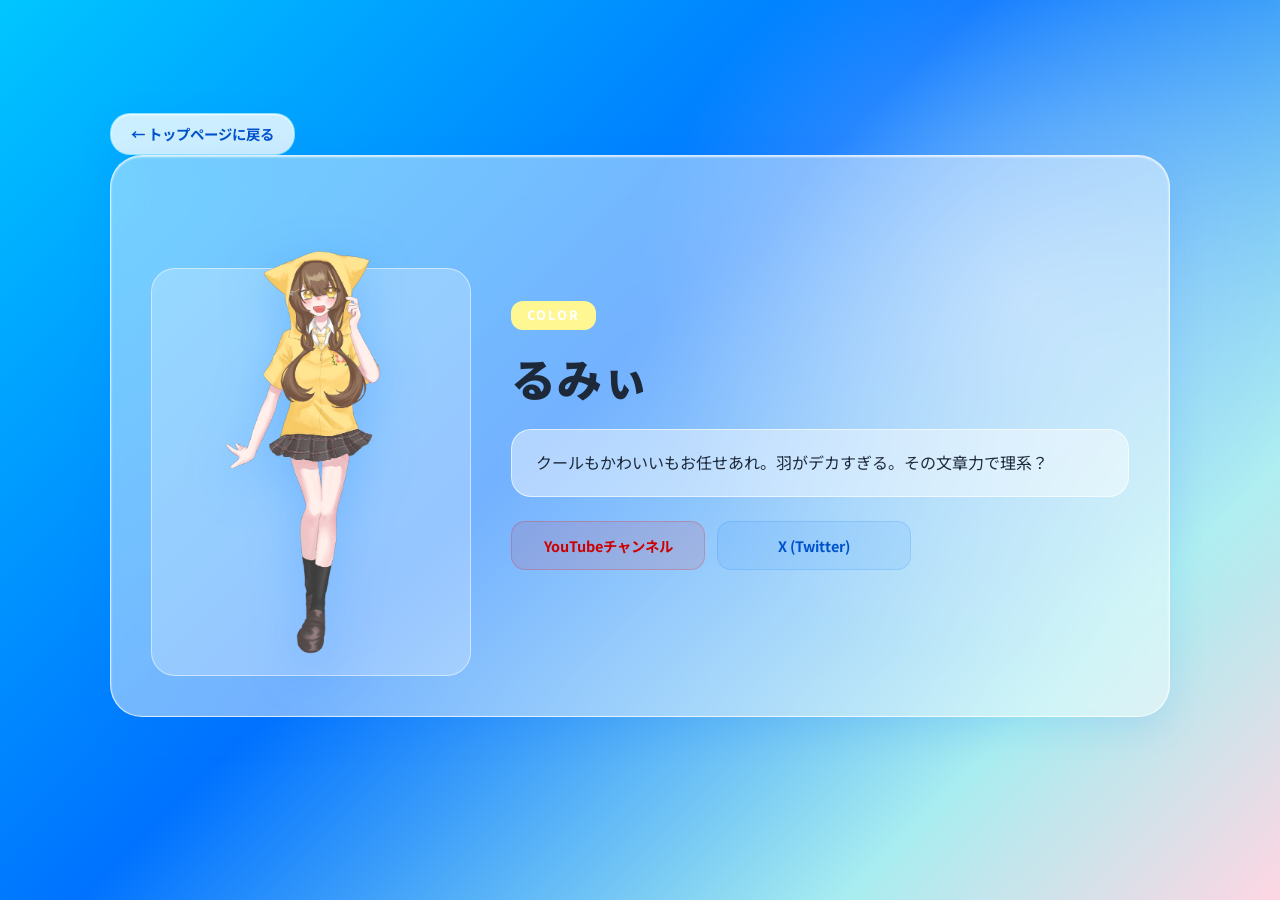
<file: profile.html>
<!DOCTYPE html>
<html lang="ja">
<head>
    <meta charset="UTF-8">
    <meta name="viewport" content="width=device-width, initial-scale=1.0">
    <title>メンバープロフィール - アオハル8月スタンプラリー</title>
    <link href="https://fonts.googleapis.com/css2?family=Noto+Sans+JP:wght@300;400;700&display=swap" rel="stylesheet">
    <link rel="stylesheet" href="css/style.css">
</head>
<body>

    <div class="sky-background"></div>

    <main class="profile-single-container">
        
        <div class="profile-header-actions">
            <a href="index.html" class="btn-back">← トップページに戻る</a>
        </div>

        <div class="profile-single-card glass-panel" id="profile-card-container">
            
            <div class="profile-left-stage">
                <div class="profile-standalone-image-wrapper">
                    <img id="js-member-img" src="" alt="メンバー立ち絵" class="single-member-img">
                </div>
            </div>

            <div class="profile-right-info">
                <div id="js-member-color-badge" class="single-color-badge">COLOR</div>
                <h1 id="js-member-name" class="single-member-name">Loading...</h1>
                
                <div class="intro-box">
                    <p id="js-member-intro" class="single-member-intro">
                        読み込み中...
                    </p>
                </div>

                <div class="single-profile-links">
                    <a id="js-yt-link" href="#" target="_blank" class="link-item yt-link">YouTubeチャンネル</a>
                    <a id="js-sns-link" href="#" target="_blank" class="link-item sns-link">X (Twitter)</a>
                </div>
            </div>

        </div>
    </main>

    <script>
        // 擬似的なデータ（将来は profiles.json から読み込みます）
        const memberData = {
            rmi: { name: "るみぃ", color: "#fef792", img: "images/AoharuRMI.png", intro: "クールもかわいいもお任せあれ。羽がデカすぎる。その文章力で理系？", yt: "https://youtube.com/...", sns: "https://x.com/..." },
            sno: { name: "しの*", color: "#ffc8ca", img: "images/AoharuSNO.png", intro: "アオハル実行委員会のリーダー。明るくて元気いっぱいでかわいい。", yt: "https://youtube.com/...", sns: "https://x.com/..." },
            jan: { name: "じゃんきー。", color: "#e94c37", img: "images/AoharuJAN.png", intro: "企画を作るのが大好きなエンターテイナー。ラップとかもしてる。", yt: "https://youtube.com/...", sns: "https://x.com/..." },
            nns: { name: "名無し学生", color: "#6dacc9", img: "images/AoharuNNS.png", intro: "アオハル実行委員会でのMIXを全て担当している。←意味がわからない。", yt: "https://youtube.com/...", sns: "https://x.com/..." }
        };

        // URLパラメータ（?member=rmi など）を取得
        const urlParams = new URLSearchParams(window.location.search);
        const memberKey = urlParams.get('member') || 'rmi'; // 指定がない場合はRMIをデフォルトに

        // 該当メンバーのデータを画面に反映
        const member = memberData[memberKey];
        if (member) {
            document.getElementById('js-member-name').innerText = member.name;
            document.getElementById('js-member-img').src = member.img;
            document.getElementById('js-member-img').alt = member.name;
            document.getElementById('js-member-intro').innerText = member.intro;
            document.getElementById('js-yt-link').href = member.yt;
            document.getElementById('js-sns-link').href = member.sns;
            
            // 担当色バッジの背景色を動的に変更
            const badge = document.getElementById('js-member-color-badge');
            badge.style.backgroundColor = member.color;
        }
    </script>
</body>
</html>
</file>
<file: css/style.css>
/* ==========================================================================
   1. 共通変数定義・CSSリセット (Youthful & Summer Sky Theme)
   ========================================================================== */
:root {
  /* 青・夏空テーマカラー */
  --color-primary-blue: #007aff;
  --color-deep-blue: #0052cc;
  --color-sky-cyan: #00c6ff;
  --color-aqua: #0072ff;
  --color-sea-breeze: #38ef7d;
  --color-sunshine: #ffb347; /* 差し色の夏の日差しカラー */
  --color-text-main: #1d2939;
  --color-text-sub: #475467;

  /* 青空グラデーション（澄んだ青空〜爽やかなエモい夏空） */
  --color-bg-sky: linear-gradient(135deg, #00c6ff 0%, #0072ff 45%, #a8edf0 80%, #fed6e3 100%);
  
  /* 透明感あふれるガラスUI (Blue-Tinted Glass) */
  --glass-bg: rgba(255, 255, 255, 0.45);
  --glass-border: rgba(255, 255, 255, 0.7);
  --glass-shadow: 0 12px 36px 0 rgba(0, 114, 255, 0.12), inset 0 1px 2px rgba(255, 255, 255, 0.8);
  --glass-blur: blur(16px);

  /* レイアウト変数 */
  --header-height: 70px;
}

/* 全体リセットと基本スタイル */
*, *::before, *::after {
  margin: 0;
  padding: 0;
  box-sizing: border-box;
  -webkit-tap-highlight-color: transparent;
}

html {
  scroll-behavior: smooth;
}

body {
  font-family: 'Noto Sans JP', -apple-system, BlinkMacSystemFont, "Segoe UI", Roboto, sans-serif;
  color: var(--color-text-main);
  overflow-x: hidden;
  min-height: 100vh;
  min-height: -webkit-fill-available;
  line-height: 1.6;
}

/* ==========================================================================
   2. エフェクト & アニメーション定義
   ========================================================================== */

/* 揺れる海風のフロートアニメーション */
@keyframes breezeFloat {
  0%, 100% { transform: translateY(0px) rotate(0deg); }
  50% { transform: translateY(-8px) rotate(0.5deg); }
}

/* スタンプ飛び出し */
@keyframes stampBounce {
  0% { transform: scale(0) rotate(-20deg); opacity: 0; }
  70% { transform: scale(1.15) rotate(5deg); opacity: 1; }
  100% { transform: scale(1) rotate(0deg); opacity: 1; }
}

/* キラッと光るシャインエフェクト */
@keyframes summerShine {
  0% { background-position: -200% 0; }
  100% { background-position: 200% 0; }
}

/* パルス発光（青い水面のような揺らめき） */
@keyframes pulseGlow {
  0%, 100% { box-shadow: 0 0 15px rgba(0, 198, 255, 0.3); }
  50% { box-shadow: 0 0 25px rgba(0, 198, 255, 0.6); }
}

.shine-effect {
  background: linear-gradient(120deg, transparent 0%, rgba(255, 255, 255, 0.8) 50%, transparent 100%);
  background-size: 200% 100%;
  animation: summerShine 1.5s infinite linear;
}

/* ==========================================================================
   3. 背景とガラスパネル共通コンポーネント
   ========================================================================== */

/* 澄み渡る夏空背景（光のフレアを追加） */
.sky-background {
  position: fixed;
  top: 0;
  left: 0;
  width: 100vw;
  height: 100vh;
  background: var(--color-bg-sky);
  z-index: -2;
}

/* 入日・水面の光を演出するオーラプレイス */
.sky-background::after {
  content: '';
  position: absolute;
  top: -10%;
  right: -10%;
  width: 60vw;
  height: 60vw;
  background: radial-gradient(circle, rgba(255,255,255,0.4) 0%, rgba(0,198,255,0) 70%);
  pointer-events: none;
}

/* 青い反射光を持たせたガラスパネル */
.glass-panel {
  background: var(--glass-bg);
  backdrop-filter: var(--glass-blur);
  -webkit-backdrop-filter: var(--glass-blur);
  border: 1px solid var(--glass-border);
  border-radius: 20px;
  box-shadow: var(--glass-shadow);
}

.header-glass {
  background: rgba(255, 255, 255, 0.4);
  backdrop-filter: blur(14px);
  -webkit-backdrop-filter: blur(14px);
  border-bottom: 1px solid rgba(255, 255, 255, 0.6);
}

/* ボタンデザイン（夏らしいエネルギッシュな青） */
.btn-login {
  display: inline-flex;
  align-items: center;
  justify-content: center;
  gap: 8px;
  background: rgba(255, 255, 255, 0.9);
  border: 1px solid rgba(0, 114, 255, 0.2);
  color: var(--color-text-main);
  padding: 8px 18px;
  border-radius: 20px;
  cursor: pointer;
  font-weight: bold;
  font-size: 0.85rem;
  transition: all 0.25s ease;
  box-shadow: 0 4px 12px rgba(0, 114, 255, 0.08);
  user-select: none;
}

.btn-primary {
  display: inline-block;
  background: linear-gradient(135deg, var(--color-sky-cyan), var(--color-aqua));
  color: white;
  text-decoration: none;
  padding: 12px 32px;
  border-radius: 30px;
  font-weight: 800;
  text-align: center;
  letter-spacing: 0.05em;
  box-shadow: 0 6px 20px rgba(0, 114, 255, 0.35);
  transition: all 0.3s cubic-bezier(0.16, 1, 0.3, 1);
  user-select: none;
}

/* ==========================================================================
   4. ヘッダー & ヒーローセクション
   ========================================================================== */
.global-header {
  position: fixed;
  top: 0;
  left: 0;
  width: 100%;
  height: var(--header-height);
  display: flex;
  justify-content: space-between;
  align-items: center;
  padding: 0 32px;
  z-index: 100;
  padding-left: max(16px, env(safe-area-inset-left));
  padding-right: max(16px, env(safe-area-inset-right));
}

.header-logo {
  font-size: 1.25rem;
  font-weight: 900;
  color: var(--color-deep-blue);
  letter-spacing: 1.5px;
  text-decoration: none;
  text-shadow: 0 2px 10px rgba(255, 255, 255, 0.8);
}

.main-container {
  padding-top: var(--header-height);
  width: 100%;
  min-height: 100vh;
}

.hero-section {
  display: flex;
  align-items: flex-end;
  justify-content: center;
  width: 100%;
  max-width: 1600px;
  margin: 0 auto;
  min-height: calc(100vh - var(--header-height));
  padding: 20px 20px 40px 20px;
  position: relative;
  gap: 15px;
}

.member-wrapper {
  flex: 1;
  max-width: 280px;
  position: relative;
  cursor: pointer;
  transition: transform 0.4s cubic-bezier(0.16, 1, 0.3, 1);
  z-index: 2;
  animation: breezeFloat 6s infinite ease-in-out;
}

.member-wrapper:nth-child(2n) {
  animation-delay: -3s;
}

.position-low { transform: translateY(40px); }
.position-high { transform: translateY(-20px); }

.stand-image-container {
  width: 100%;
  height: 600px;
  position: relative;
  display: flex;
  align-items: flex-end;
  justify-content: center;
}

.member-img {
  width: 100%;
  height: 100%;
  object-fit: contain;
  bottom: 0;
  position: absolute;
  filter: drop-shadow(0 12px 20px rgba(0, 114, 255, 0.2));
  transition: filter 0.3s ease, transform 0.3s ease;
}

.stand-image-container::before {
  content: '';
  position: absolute;
  bottom: 0;
  width: 90%;
  height: 85%;
  background: linear-gradient(180deg, rgba(255,255,255,0.4) 0%, rgba(200,235,255,0.2) 100%);
  border-radius: 28px;
  z-index: -1;
  backdrop-filter: blur(8px);
  border: 1.5px solid rgba(255, 255, 255, 0.6);
  box-shadow: 0 8px 24px rgba(0, 114, 255, 0.08);
}

.member-name-tag {
  position: absolute;
  bottom: 20px;
  z-index: 5;
  background: rgba(255, 255, 255, 0.9);
  backdrop-filter: blur(8px);
  color: var(--color-deep-blue);
  border: 1px solid rgba(0, 198, 255, 0.4);
  padding: 6px 22px;
  border-radius: 20px;
  font-weight: 800;
  font-size: 0.95rem;
  box-shadow: 0 4px 15px rgba(0, 114, 255, 0.15);
  white-space: nowrap;
}

.center-content-card {
  flex: 1.5;
  max-width: 450px;
  padding: 40px 30px;
  text-align: center;
  align-self: center;
  z-index: 3;
  margin-bottom: 40px;
}

.group-title {
  font-size: clamp(1.5rem, 4vw, 2rem);
  font-weight: 900;
  margin-bottom: 12px;
  background: linear-gradient(135deg, var(--color-deep-blue), var(--color-sky-cyan));
  -webkit-background-clip: text;
  -webkit-text-fill-color: transparent;
  letter-spacing: 2px;
}

.catch-copy {
  font-size: clamp(0.95rem, 3vw, 1.15rem);
  font-weight: bold;
  color: var(--color-text-main);
  margin-bottom: 20px;
}

.divider {
  width: 60px;
  height: 4px;
  background: linear-gradient(90deg, var(--color-sky-cyan), var(--color-sea-breeze));
  margin: 0 auto 20px auto;
  border-radius: 2px;
}

.description {
  font-size: 0.95rem;
  line-height: 1.8;
  color: var(--color-text-sub);
  margin-bottom: 30px;
}

/* ==========================================================================
   5. スタンプカード専用スタイル
   ========================================================================== */
.stamp-section {
  padding: 80px 20px;
  display: flex;
  flex-direction: column;
  align-items: center;
  background: rgba(255, 255, 255, 0.25);
  backdrop-filter: blur(12px);
  -webkit-backdrop-filter: blur(12px);
  border-top: 1px solid rgba(255, 255, 255, 0.5);
}

.section-title-area {
  text-align: center;
  margin-bottom: 40px;
}

.section-title {
  font-size: clamp(1.6rem, 5vw, 2.4rem);
  color: var(--color-deep-blue);
  letter-spacing: 2px;
  font-weight: 900;
  text-shadow: 0 2px 10px rgba(255,255,255,0.8);
}

.section-subtitle {
  font-size: 0.95rem;
  color: var(--color-text-sub);
  margin-top: 5px;
  font-weight: 600;
}

.cards-container {
  width: 100%;
  max-width: 1200px;
  display: flex;
  flex-direction: column;
  gap: 40px;
}

.stamp-card-wrapper {
  width: 100%;
  background: rgba(255, 255, 255, 0.55);
  border: 1.5px solid rgba(255, 255, 255, 0.8);
  border-radius: 28px;
  padding: 24px;
  box-shadow: 0 20px 50px rgba(0, 114, 255, 0.08);
}

.stamp-card-inner {
  width: 100%;
  position: relative;
  aspect-ratio: 1920 / 1080;
  background: #dbeafe;
  border-radius: 18px;
  overflow: hidden;
  box-shadow: inset 0 0 20px rgba(0, 114, 255, 0.08);
}

.card-bg-img {
  width: 100%;
  height: 100%;
  object-fit: cover;
  display: block;
}

.stamp-slot {
  position: absolute;
  width: 18%;
  aspect-ratio: 1 / 1;
  transform: translate(-50%, -50%);
  display: flex;
  flex-direction: column;
  align-items: center;
  justify-content: center;
  z-index: 10;
}

.date-badge {
  position: absolute;
  top: -10px;
  background: rgba(255, 255, 255, 0.95);
  backdrop-filter: blur(4px);
  border: 1px solid rgba(0, 198, 255, 0.3);
  padding: 3px 12px;
  border-radius: 12px;
  font-size: clamp(0.65rem, 1.8vw, 0.85rem);
  font-weight: 800;
  color: var(--color-deep-blue);
  pointer-events: none;
  white-space: nowrap;
  box-shadow: 0 2px 8px rgba(0,114,255,0.1);
  z-index: 12;
}

.stamp-trigger {
  width: 100%;
  height: 100%;
  cursor: pointer;
  display: flex;
  align-items: center;
  justify-content: center;
  transition: transform 0.25s cubic-bezier(0.175, 0.885, 0.32, 1.275);
}

.stamp-icon {
  width: 100%;
  height: 100%;
  object-fit: contain;
  opacity: 0;
  transform: scale(0.5);
  transition: all 0.5s cubic-bezier(0.175, 0.885, 0.32, 1.275);
}

.stamp-icon.active {
  opacity: 1;
  transform: scale(1);
  animation: stampBounce 0.6s cubic-bezier(0.175, 0.885, 0.32, 1.275) both;
}

.stamp-placeholder {
  width: 85%;
  height: 85%;
  border: 2px dashed rgba(0, 114, 255, 0.4);
  border-radius: 50%;
  background: rgba(255, 255, 255, 0.4);
  transition: all 0.3s ease;
  animation: pulseGlow 3s infinite;
}

.card-footer-info {
  text-align: right;
  margin-top: 12px;
  font-size: 0.85rem;
  color: var(--color-text-sub);
  font-weight: bold;
  letter-spacing: 1px;
}

/* ==========================================================================
   6. モーダルダイアログ（Popups）スタイル
   ========================================================================== */
.modal-overlay {
  position: fixed;
  top: 0;
  left: 0;
  width: 100vw;
  height: 100vh;
  background: rgba(10, 30, 60, 0.45);
  backdrop-filter: blur(10px);
  -webkit-backdrop-filter: blur(10px);
  z-index: 2000;
  display: flex;
  align-items: center;
  justify-content: center;
  padding: 16px;
  opacity: 0;
  pointer-events: none;
  transition: opacity 0.35s ease;
}

.modal-overlay.active,
.modal-overlay.is-open {
  opacity: 1;
  pointer-events: auto;
}

.modal-content,
.glass-modal {
  width: 100%;
  max-width: 440px;
  max-height: 90vh;
  overflow-y: auto;
  background: rgba(255, 255, 255, 0.85);
  backdrop-filter: blur(20px);
  -webkit-backdrop-filter: blur(20px);
  border: 1.5px solid rgba(255, 255, 255, 0.9);
  border-radius: 28px;
  padding: 32px 24px;
  position: relative;
  text-align: center;
  box-shadow: 0 25px 60px rgba(0, 70, 180, 0.25);
  transform: translateY(20px) scale(0.95);
  transition: transform 0.35s cubic-bezier(0.16, 1, 0.3, 1);
  -webkit-overflow-scrolling: touch;
}

.modal-overlay.active .modal-content,
.modal-overlay.is-open .glass-modal {
  transform: translateY(0) scale(1);
}

.modal-close-btn {
  position: absolute;
  top: 16px;
  right: 16px;
  background: rgba(0, 114, 255, 0.08);
  border: none;
  width: 36px;
  height: 36px;
  border-radius: 50%;
  font-size: 1.4rem;
  line-height: 1;
  color: var(--color-deep-blue);
  cursor: pointer;
  display: flex;
  align-items: center;
  justify-content: center;
  transition: all 0.2s;
}

.modal-close-btn:hover {
  background: var(--color-primary-blue);
  color: white;
  transform: rotate(90deg);
}

.modal-date-tag,
.modal-date-badge {
  display: inline-block;
  background: rgba(0, 198, 255, 0.15);
  color: var(--color-deep-blue);
  padding: 4px 16px;
  border-radius: 14px;
  font-size: 0.85rem;
  font-weight: 800;
  margin-bottom: 12px;
}

.modal-status-title {
  font-size: 1.35rem;
  font-weight: 800;
  margin-bottom: 16px;
  letter-spacing: 0.05em;
}

.modal-status-title.status-active {
  color: #00a896;
  text-shadow: 0 0 12px rgba(0, 200, 180, 0.3);
}

.modal-status-title.status-archive {
  color: var(--color-text-sub);
}

.modal-stream-card {
  background: rgba(255, 255, 255, 0.6);
  border: 1px solid rgba(0, 198, 255, 0.2);
  border-radius: 16px;
  padding: 12px;
  margin-bottom: 16px;
  text-align: left;
}

.stream-thumb {
  width: 100%;
  height: auto;
  border-radius: 10px;
  object-fit: cover;
  margin-bottom: 8px;
}

.stream-title {
  font-size: 0.85rem;
  font-weight: bold;
  color: var(--color-text-main);
  margin-bottom: 8px;
}

.modal-stamp-display {
  background: radial-gradient(circle, rgba(255, 255, 255, 0.9) 0%, rgba(210, 240, 255, 0.6) 100%);
  border-radius: 50%;
  width: 120px;
  height: 120px;
  margin: 0 auto 16px;
  display: flex;
  justify-content: center;
  align-items: center;
  box-shadow: inset 0 4px 10px rgba(0,114,255,0.08), 0 8px 20px rgba(0,114,255,0.12);
  border: 2px solid rgba(255, 255, 255, 0.8);
}

.modal-stamp-display img {
  width: 90px;
  height: 90px;
  object-fit: contain;
  animation: stampBounce 0.6s cubic-bezier(0.175, 0.885, 0.32, 1.275) both;
}

.btn-voice,
.btn-voice-play {
  width: 100%;
  background: linear-gradient(135deg, var(--color-sky-cyan), var(--color-primary-blue));
  color: #ffffff;
  border: none;
  padding: 12px 24px;
  font-size: 0.9rem;
  font-weight: 800;
  border-radius: 30px;
  cursor: pointer;
  box-shadow: 0 6px 20px rgba(0, 114, 255, 0.3);
  display: inline-flex;
  align-items: center;
  justify-content: center;
  gap: 8px;
  transition: all 0.25s ease;
}

.btn-stream-link {
  display: inline-flex;
  align-items: center;
  justify-content: center;
  width: 100%;
  background: #ff0055;
  color: white;
  text-decoration: none;
  padding: 10px 16px;
  font-size: 0.85rem;
  font-weight: 800;
  border-radius: 20px;
  box-shadow: 0 4px 12px rgba(255, 0, 85, 0.25);
  transition: all 0.2s ease;
}

/* ==========================================================================
   7. プロフィール専用ページスタイル
   ========================================================================== */
.profile-single-container {
  width: 100%;
  max-width: 1100px;
  margin: 0 auto;
  padding: 40px 20px;
  min-height: calc(100vh - var(--header-height));
  display: flex;
  flex-direction: column;
  justify-content: center;
}

.btn-back {
  display: inline-flex;
  align-items: center;
  gap: 6px;
  color: var(--color-deep-blue);
  text-decoration: none;
  font-weight: bold;
  font-size: 0.9rem;
  padding: 8px 20px;
  background: rgba(255, 255, 255, 0.8);
  border: 1px solid rgba(0, 198, 255, 0.3);
  border-radius: 20px;
  transition: all 0.2s ease;
  box-shadow: var(--glass-shadow);
}

.profile-single-card {
  display: flex;
  width: 100%;
  min-height: 480px;
  border-radius: 32px;
  padding: 40px;
  gap: 40px;
  align-items: stretch;
}

.profile-left-stage {
  flex: 0 0 35%;
  max-width: 320px;
  display: flex;
  align-items: flex-end;
  justify-content: center;
  position: relative;
}

.profile-standalone-image-wrapper {
  width: 100%;
  height: 100%;
  min-height: 400px;
  position: relative;
  display: flex;
  align-items: flex-end;
  justify-content: center;
}

.profile-standalone-image-wrapper::before {
  content: '';
  position: absolute;
  bottom: 0;
  width: 100%;
  height: 85%;
  background: rgba(255, 255, 255, 0.25);
  border-radius: 24px;
  z-index: 1;
  border: 1.5px solid rgba(255, 255, 255, 0.5);
}

.single-member-img {
  width: 100%;
  height: 100%;
  max-height: 480px;
  object-fit: contain;
  z-index: 2;
  filter: drop-shadow(0 15px 25px rgba(0, 114, 255, 0.25));
}

.profile-right-info {
  flex: 1;
  display: flex;
  flex-direction: column;
  align-items: flex-start;
  justify-content: center;
}

.single-color-badge {
  font-size: 0.8rem;
  font-weight: 800;
  color: white;
  padding: 4px 16px;
  border-radius: 12px;
  margin-bottom: 12px;
  letter-spacing: 2px;
  background: var(--color-primary-blue);
}

.single-member-name {
  font-size: clamp(2rem, 5vw, 2.8rem);
  font-weight: 900;
  color: var(--color-text-main);
  margin-bottom: 16px;
  letter-spacing: 1px;
}

.intro-box {
  width: 100%;
  background: rgba(255, 255, 255, 0.45);
  border: 1px solid rgba(255, 255, 255, 0.6);
  padding: 20px 24px;
  border-radius: 20px;
  margin-bottom: 24px;
}

.single-profile-links {
  display: flex;
  gap: 12px;
  width: 100%;
  max-width: 400px;
}

.single-profile-links .link-item {
  flex: 1;
  text-align: center;
  text-decoration: none;
  font-size: 0.9rem;
  font-weight: bold;
  padding: 12px;
  border-radius: 14px;
  transition: all 0.2s ease;
}

.yt-link {
  background: rgba(255, 0, 0, 0.1);
  color: #cc0000;
  border: 1px solid rgba(255, 0, 0, 0.2);
}

.sns-link {
  background: rgba(0, 114, 255, 0.08);
  color: var(--color-deep-blue);
  border: 1px solid rgba(0, 114, 255, 0.15);
}

/* ==========================================================================
   8. ホバーインタラクション (PC向け)
   ========================================================================== */
@media (hover: hover) {
  .btn-login:hover {
    transform: translateY(-2px);
    box-shadow: 0 6px 15px rgba(0, 114, 255, 0.15);
    background: white;
  }
  .btn-primary:hover {
    transform: translateY(-3px) scale(1.02);
    box-shadow: 0 10px 25px rgba(0, 114, 255, 0.45);
  }
  .member-wrapper:hover {
    transform: translateY(-12px) scale(1.03);
    animation-play-state: paused;
  }
  .member-wrapper:hover .member-img {
    filter: drop-shadow(0 18px 30px rgba(0, 198, 255, 0.5));
  }
  .stamp-trigger:hover {
    transform: scale(1.1);
  }
  .stamp-trigger:hover .stamp-placeholder {
    background: rgba(0, 198, 255, 0.2);
    border-color: var(--color-primary-blue);
    box-shadow: 0 0 20px rgba(0, 198, 255, 0.4);
  }
  .btn-voice:hover,
  .btn-voice-play:hover {
    transform: translateY(-2px);
    box-shadow: 0 8px 25px rgba(0, 114, 255, 0.45);
    background: linear-gradient(135deg, var(--color-primary-blue), var(--color-deep-blue));
  }
  .btn-stream-link:hover {
    background: #e6004c;
    transform: translateY(-2px);
  }
  .btn-back:hover {
    background: var(--color-primary-blue);
    color: white;
    transform: translateX(-4px);
  }
  .yt-link:hover {
    background: #cc0000;
    color: white;
    transform: translateY(-2px);
  }
  .sns-link:hover {
    background: var(--color-deep-blue);
    color: white;
    transform: translateY(-2px);
  }
}

/* ==========================================================================
   9. レスポンシブ最適化 (モバイル & タブレット)
   ========================================================================== */

/* --- タブレット (1024px以下) --- */
@media (max-width: 1024px) {
  .hero-section {
    flex-wrap: wrap;
    height: auto;
    padding-top: 30px;
    padding-bottom: 50px;
  }

  .center-content-card {
    order: -1;
    flex: 0 0 100%;
    max-width: 600px;
    margin-bottom: 20px;
  }

  .member-wrapper {
    max-width: 200px;
  }

  .stand-image-container {
    height: 420px;
  }

  .position-low, .position-high {
    transform: none;
  }
}

/* --- スマートフォン (768px以下) --- */
@media (max-width: 768px) {
  :root {
    --header-height: 60px;
  }

  .global-header {
    padding: 0 16px;
  }

  .header-logo {
    font-size: 1.1rem;
  }

  .hero-section {
    flex-direction: column;
    align-items: center;
    padding: 16px 12px 32px 12px;
    gap: 20px;
  }

  .center-content-card {
    order: 0;
    padding: 28px 20px;
    margin-bottom: 0;
  }

  /* 横スクロールメンバーギャラリー */
  .hero-members-scroll-wrapper {
    width: 100vw;
    margin-left: -12px;
    margin-right: -12px;
    overflow-x: auto;
    display: flex;
    gap: 16px;
    padding: 10px 20px 20px 20px;
    scroll-snap-type: x mandatory;
    -webkit-overflow-scrolling: touch;
    scrollbar-width: none;
  }

  .hero-members-scroll-wrapper::-webkit-scrollbar {
    display: none;
  }

  .member-wrapper {
    flex: 0 0 220px;
    max-width: 220px;
    scroll-snap-align: center;
  }

  .stand-image-container {
    height: 340px;
  }

  .stamp-section {
    padding: 50px 12px;
  }

  .stamp-card-wrapper {
    padding: 14px;
    border-radius: 20px;
  }

  .profile-single-card {
    flex-direction: column;
    padding: 24px 18px;
    gap: 20px;
  }

  .profile-standalone-image-wrapper {
    height: 320px;
  }

  .single-profile-links {
    flex-direction: column;
  }
}

/* --- 小型スマートフォン (480px以下) --- */
@media (max-width: 480px) {
  .member-wrapper {
    flex: 0 0 180px;
    max-width: 180px;
  }

  .stand-image-container {
    height: 290px;
  }

  .btn-primary {
    width: 100%;
    padding: 12px 20px;
  }

  .modal-content, .glass-modal {
    padding: 24px 16px;
    border-radius: 22px;
  }
}
</file>
